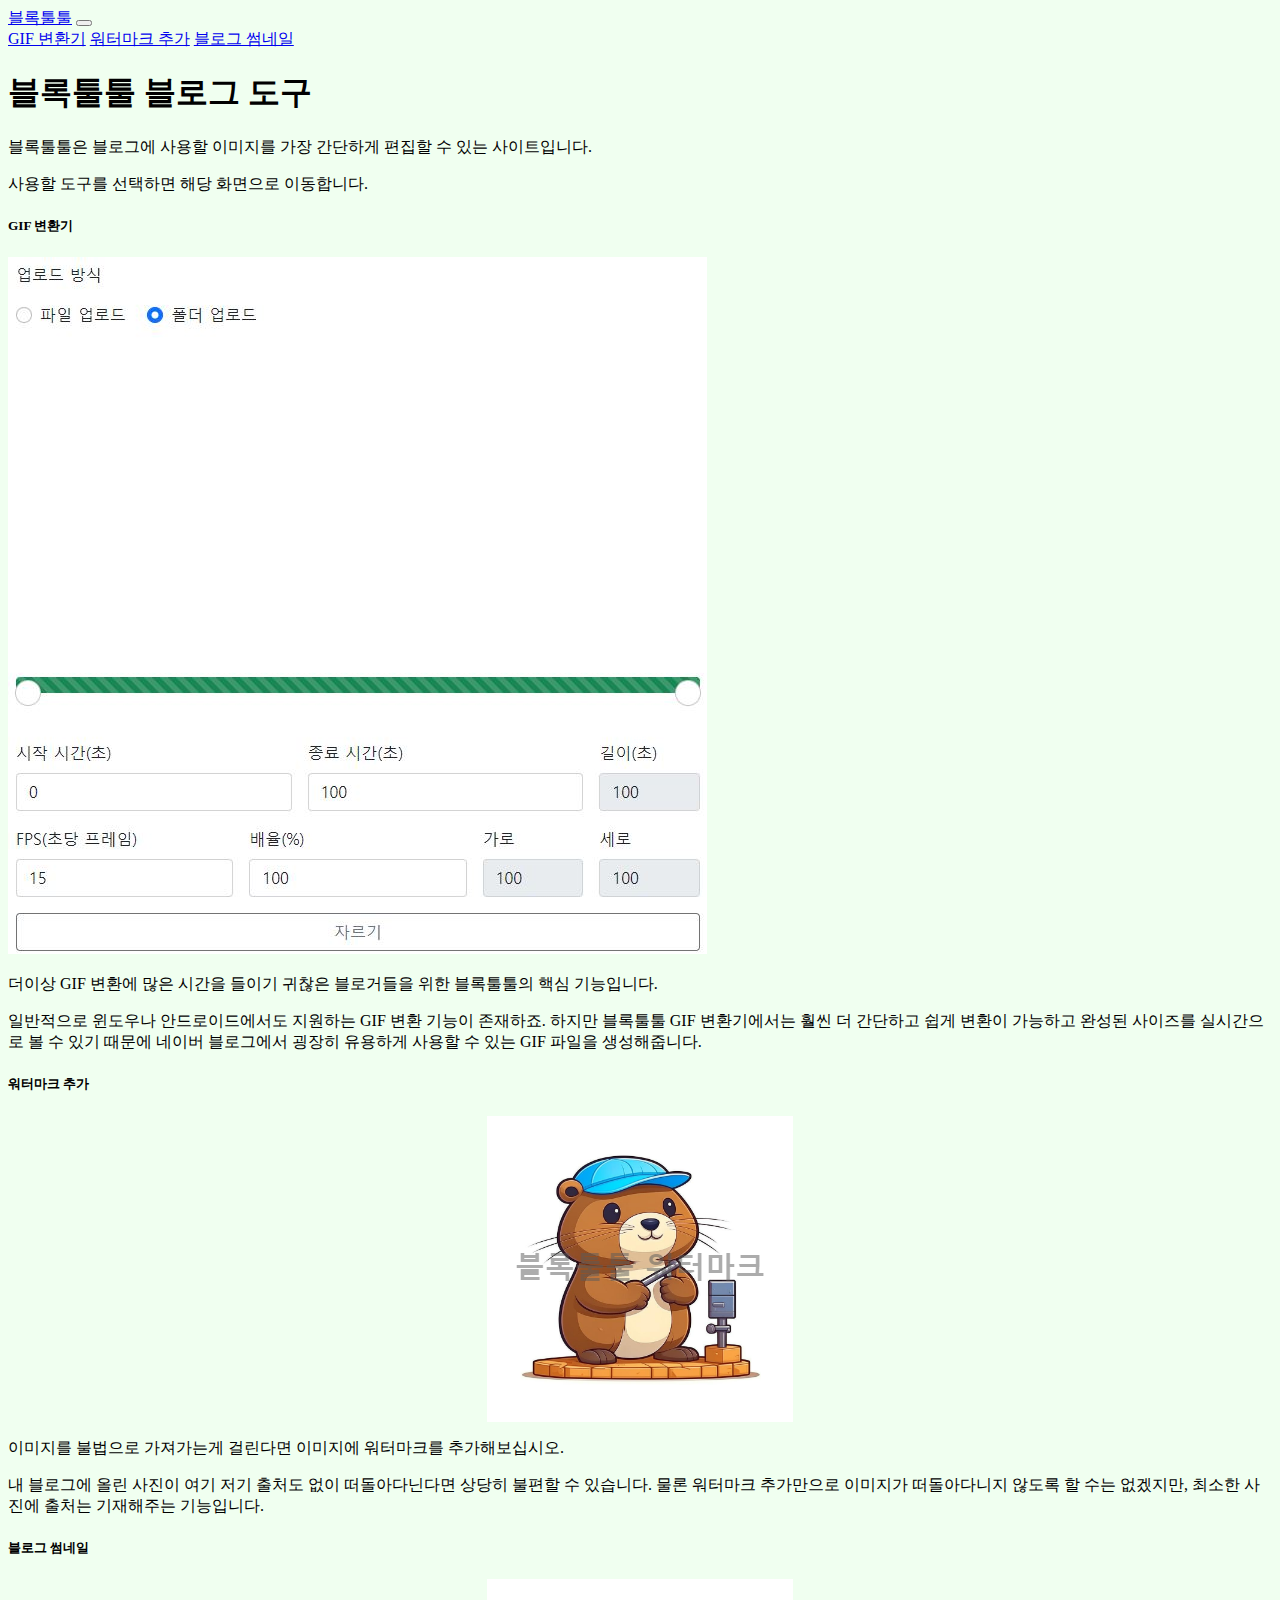
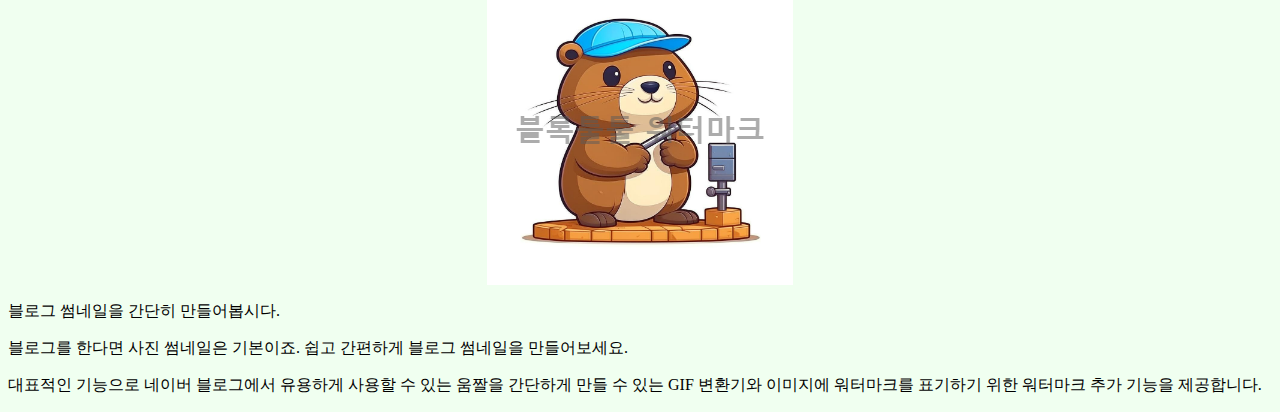
<file: index.html>
<!DOCTYPE html>
<html>

<head>
    <title>BlogToolTool</title>
    <link href="https://cdn.jsdelivr.net/npm/bootstrap@5.0.2/dist/css/bootstrap.min.css" rel="stylesheet"
        integrity="sha384-EVSTQN3/azprG1Anm3QDgpJLIm9Nao0Yz1ztcQTwFspd3yD65VohhpuuCOmLASjC" crossorigin="anonymous">
    <link rel="stylesheet" href="style.css">
    <link rel="icon" href="img/blogtooltoolico.png">
    <!-- <script src="https://cdn.jsdelivr.net/npm/gif.js/dist/gif.js"></script> -->
    <meta name="viewport" content="width=device-width, initial-scale=1.0">
    <meta charset="utf-8">
    <meta property="title" content="블록툴툴" />
    <meta property="type" content="website" />
    <meta property="url" content="http://blogtooltool.com" />
    <meta property="image" content="http://blogtooltool.com/img/blogtooltoolico.png" />
    <meta property="og:title" content="블록툴툴" />
    <meta property="og:type" content="website" />
    <meta property="og:url" content="http://blogtooltool.com" />
    <meta property="og:image" content="http://blogtooltool.com/img/blogtooltoolico.png" />
    <meta property="og:description" content="블록툴툴은 GIF 파일을 포함한 블로그에 사용할 이미지를 가장 간단하게 편집할 수 있는 사이트입니다." />
    <meta name="description" content="블록툴툴은 GIF 파일을 포함한 블로그에 사용할 이미지를 가장 간단하게 편집할 수 있는 사이트입니다." />
    <script async src="https://pagead2.googlesyndication.com/pagead/js/adsbygoogle.js?client=ca-pub-7186900870263230"
     crossorigin="anonymous"></script>
    <meta name="naver-site-verification" content="ecb32e01232dc6779e734c71412927669d5cfab2" />
</head>

<body>
    <nav class="navbar navbar-expand-lg navbar-dark bg-dark">
        <div class="container-fluid">
            <a class="navbar-brand" href="index.html">블록툴툴</a>
            <button class="navbar-toggler" type="button" data-bs-toggle="collapse" data-bs-target="#navbarNavAltMarkup"
                aria-controls="navbarNavAltMarkup" aria-expanded="false" aria-label="Toggle navigation">
                <span class="navbar-toggler-icon"></span>
            </button>
            <div class="collapse navbar-collapse" id="navbarNavAltMarkup">
                <div class="navbar-nav">
                    <a class="nav-link active" aria-current="page" href="GIFConverter/gifconverter.html">GIF 변환기</a>
                    <a class="nav-link active" href="watermark.html">워터마크 추가</a>
                    <a class="nav-link active" href="thumbnail.html">블로그 썸네일</a>
                    <!-- <a class="nav-link disabled" href="#" tabindex="-1" aria-disabled="true">워터마크 추가</a> -->
                    <!-- <a class="nav-link" href="#">Pricing</a> -->
                </div>
            </div>
        </div>
    </nav>
    <h1 class = "m-3">블록툴툴 블로그 도구</h1>
    <div class = "m-3">
        <p>블록툴툴은 블로그에 사용할 이미지를 가장 간단하게 편집할 수 있는 사이트입니다.</p>
        <p>사용할 도구를 선택하면 해당 화면으로 이동합니다.</p>
    </div>
    <div class="row row-cols-md-3 g-4 m-3">
        <div class="col"  id = "GIF-Converter-Card" style="cursor:pointer;">
            <h5 class="card-title gif-converter">GIF 변환기</h5>
            <div class="card gif-converter">
                <img src="img/blogtooltoolGIFconverter.JPG" class="card-img-top" alt="GIF 변환기 미리보기 이미지">
                <div class="card-body">
                    <p class="card-text">더이상 GIF 변환에 많은 시간을 들이기 귀찮은 블로거들을 위한 블록툴툴의 핵심 기능입니다.</p>
                    <p class="card-text">일반적으로 윈도우나 안드로이드에서도 지원하는 GIF 변환 기능이 존재하죠. 하지만 블록툴툴 GIF 변환기에서는 훨씬 더 간단하고 쉽게 변환이 가능하고 완성된 사이즈를 실시간으로 볼 수 있기 때문에 네이버 블로그에서 굉장히 유용하게 사용할 수 있는 GIF 파일을 생성해줍니다.</p>
                </div>
            </div>
        </div>
        <div>
            <ins class="kakao_ad_area" style="display:none;" data-ad-unit="DAN-qyiADxlZ7Qh11nd1" data-ad-width="300"
                data-ad-height="250"></ins>
            <script type="text/javascript" src="//t1.daumcdn.net/kas/static/ba.min.js" async></script>
        </div>
        <div class="col"  id = "WaterMark-Card" style="cursor:pointer;">
            <h5 class="card-title watermark">워터마크 추가</h5>
            <div class="card watermark">
                <img src="img/Blogtooltoolwm.png" class="card-img-top" style="margin-left: auto; margin-right: auto; display: block;" alt="워터마크 추가 미리보기 이미지">
                <div class="card-body">
                    <p class="card-text">이미지를 불법으로 가져가는게 걸린다면 이미지에 워터마크를 추가해보십시오.</p>
                    <p class="card-text">내 블로그에 올린 사진이 여기 저기 출처도 없이 떠돌아다닌다면 상당히 불편할 수 있습니다. 물론 워터마크 추가만으로 이미지가 떠돌아다니지 않도록 할 수는 없겠지만, 최소한 사진에 출처는 기재해주는 기능입니다.</p>
                </div>
            </div>
        </div>
        <div class="col"  id = "Blogthumbnail-Card" style="cursor:pointer;">
            <h5 class="card-title Blogthumbnail">블로그 썸네일</h5>
            <div class="card Blogthumbnail">
                <img src="img/Blogtooltoolwm.png" class="card-img-top" style="margin-left: auto; margin-right: auto; display: block;" alt="워터마크 추가 미리보기 이미지">
                <div class="card-body">
                    <p class="card-text">블로그 썸네일을 간단히 만들어봅시다.</p>
                    <p class="card-text">블로그를 한다면 사진 썸네일은 기본이죠. 쉽고 간편하게 블로그 썸네일을 만들어보세요.</p>
                </div>
            </div>
        </div>
    </div>
    <div class = "m-3">
        <p>대표적인 기능으로 네이버 블로그에서 유용하게 사용할 수 있는 움짤을 간단하게 만들 수 있는 GIF 변환기와 이미지에 워터마크를 표기하기 위한 워터마크 추가 기능을 제공합니다.</p>
    </div>
    <script src="app.js"></script>
    <script src="https://cdn.jsdelivr.net/npm/bootstrap@5.0.2/dist/js/bootstrap.bundle.min.js"
        integrity="sha384-MrcW6ZMFYlzcLA8Nl+NtUVF0sA7MsXsP1UyJoMp4YLEuNSfAP+JcXn/tWtIaxVXM"
        crossorigin="anonymous"></script>
</body>

</html>
</file>
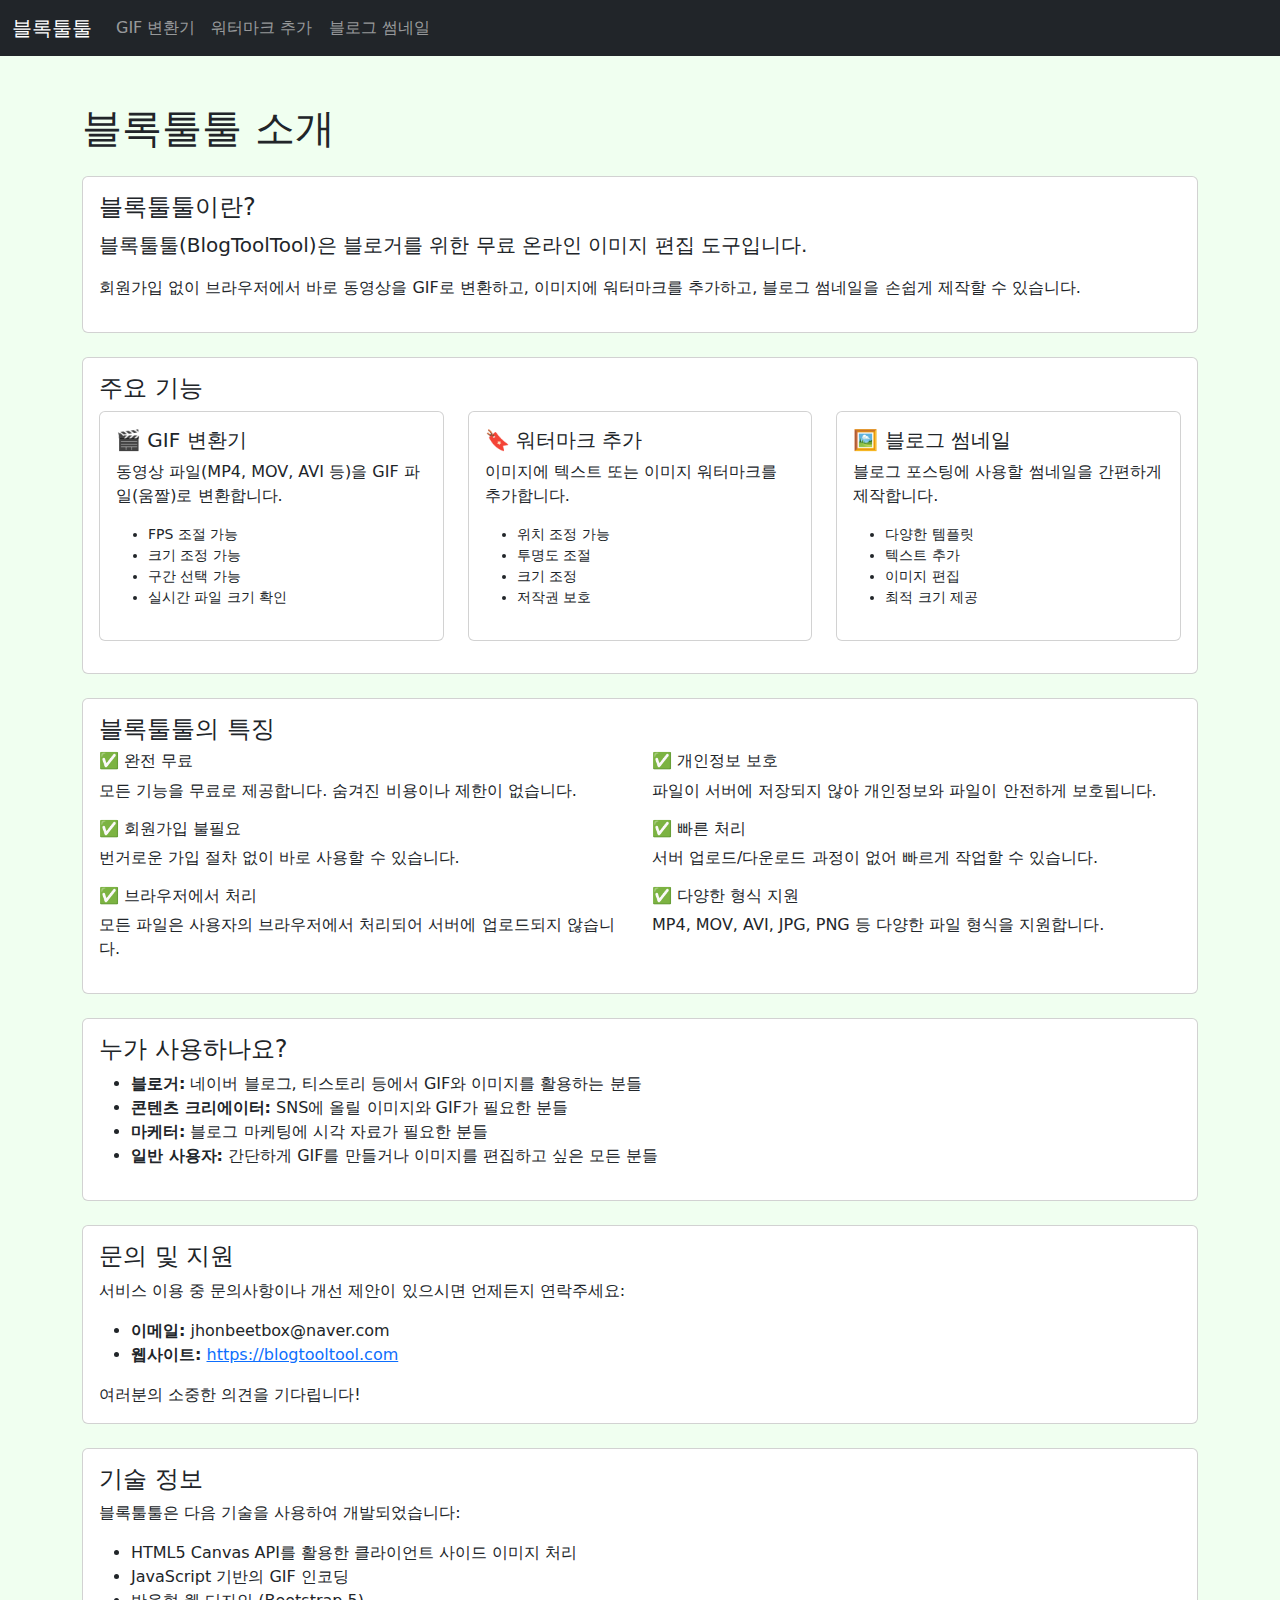
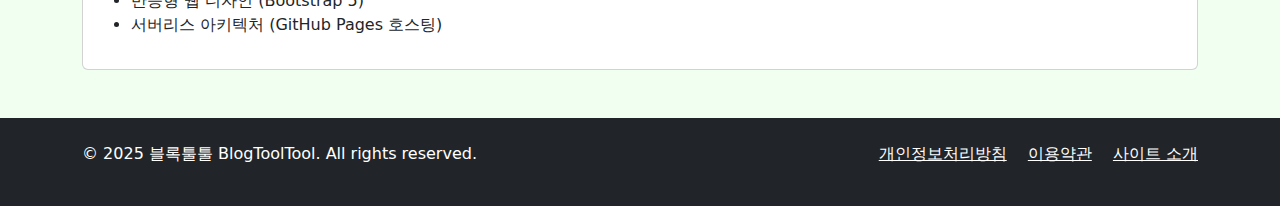
<file: about.html>
<!DOCTYPE html>
<html lang="ko">
<head>
    <meta charset="UTF-8">
    <meta name="viewport" content="width=device-width, initial-scale=1.0">
    <title>사이트 소개 - 블록툴툴</title>
    <link href="https://cdn.jsdelivr.net/npm/bootstrap@5.0.2/dist/css/bootstrap.min.css" rel="stylesheet">
    <link rel="stylesheet" href="style.css">
    <link rel="icon" href="img/blogtooltoolico.png">
    <link rel="canonical" href="https://blogtooltool.com/about.html" />
    <meta name="description" content="블록툴툴은 블로거를 위한 무료 온라인 이미지 편집 도구입니다. GIF 변환, 워터마크 추가, 썸네일 제작 등을 브라우저에서 바로 사용하세요." />
</head>
<body>
    <nav class="navbar navbar-expand-lg navbar-dark bg-dark">
        <div class="container-fluid">
            <a class="navbar-brand" href="index.html">블록툴툴</a>
            <button class="navbar-toggler" type="button" data-bs-toggle="collapse" data-bs-target="#navbarNavAltMarkup">
                <span class="navbar-toggler-icon"></span>
            </button>
            <div class="collapse navbar-collapse" id="navbarNavAltMarkup">
                <div class="navbar-nav">
                    <a class="nav-link" href="GIFConverter/gifconverter.html">GIF 변환기</a>
                    <a class="nav-link" href="watermark.html">워터마크 추가</a>
                    <a class="nav-link" href="thumbnail.html">블로그 썸네일</a>
                </div>
            </div>
        </div>
    </nav>

    <div class="container my-5">
        <h1 class="mb-4">블록툴툴 소개</h1>
        
        <div class="card mb-4">
            <div class="card-body">
                <h2 class="h4">블록툴툴이란?</h2>
                <p class="lead">블록툴툴(BlogToolTool)은 블로거를 위한 <strong>무료 온라인 이미지 편집 도구</strong>입니다.</p>
                <p>회원가입 없이 브라우저에서 바로 동영상을 GIF로 변환하고, 이미지에 워터마크를 추가하고, 블로그 썸네일을 손쉽게 제작할 수 있습니다.</p>
            </div>
        </div>

        <div class="card mb-4">
            <div class="card-body">
                <h2 class="h4">주요 기능</h2>
                <div class="row">
                    <div class="col-md-4 mb-3">
                        <div class="card h-100">
                            <div class="card-body">
                                <h3 class="h5">🎬 GIF 변환기</h3>
                                <p>동영상 파일(MP4, MOV, AVI 등)을 GIF 파일(움짤)로 변환합니다.</p>
                                <ul class="small">
                                    <li>FPS 조절 가능</li>
                                    <li>크기 조정 가능</li>
                                    <li>구간 선택 가능</li>
                                    <li>실시간 파일 크기 확인</li>
                                </ul>
                            </div>
                        </div>
                    </div>
                    <div class="col-md-4 mb-3">
                        <div class="card h-100">
                            <div class="card-body">
                                <h3 class="h5">🔖 워터마크 추가</h3>
                                <p>이미지에 텍스트 또는 이미지 워터마크를 추가합니다.</p>
                                <ul class="small">
                                    <li>위치 조정 가능</li>
                                    <li>투명도 조절</li>
                                    <li>크기 조정</li>
                                    <li>저작권 보호</li>
                                </ul>
                            </div>
                        </div>
                    </div>
                    <div class="col-md-4 mb-3">
                        <div class="card h-100">
                            <div class="card-body">
                                <h3 class="h5">🖼️ 블로그 썸네일</h3>
                                <p>블로그 포스팅에 사용할 썸네일을 간편하게 제작합니다.</p>
                                <ul class="small">
                                    <li>다양한 템플릿</li>
                                    <li>텍스트 추가</li>
                                    <li>이미지 편집</li>
                                    <li>최적 크기 제공</li>
                                </ul>
                            </div>
                        </div>
                    </div>
                </div>
            </div>
        </div>

        <div class="card mb-4">
            <div class="card-body">
                <h2 class="h4">블록툴툴의 특징</h2>
                <div class="row">
                    <div class="col-md-6">
                        <h3 class="h6">✅ 완전 무료</h3>
                        <p>모든 기능을 무료로 제공합니다. 숨겨진 비용이나 제한이 없습니다.</p>
                        
                        <h3 class="h6">✅ 회원가입 불필요</h3>
                        <p>번거로운 가입 절차 없이 바로 사용할 수 있습니다.</p>
                        
                        <h3 class="h6">✅ 브라우저에서 처리</h3>
                        <p>모든 파일은 사용자의 브라우저에서 처리되어 서버에 업로드되지 않습니다.</p>
                    </div>
                    <div class="col-md-6">
                        <h3 class="h6">✅ 개인정보 보호</h3>
                        <p>파일이 서버에 저장되지 않아 개인정보와 파일이 안전하게 보호됩니다.</p>
                        
                        <h3 class="h6">✅ 빠른 처리</h3>
                        <p>서버 업로드/다운로드 과정이 없어 빠르게 작업할 수 있습니다.</p>
                        
                        <h3 class="h6">✅ 다양한 형식 지원</h3>
                        <p>MP4, MOV, AVI, JPG, PNG 등 다양한 파일 형식을 지원합니다.</p>
                    </div>
                </div>
            </div>
        </div>

        <div class="card mb-4">
            <div class="card-body">
                <h2 class="h4">누가 사용하나요?</h2>
                <ul>
                    <li><strong>블로거:</strong> 네이버 블로그, 티스토리 등에서 GIF와 이미지를 활용하는 분들</li>
                    <li><strong>콘텐츠 크리에이터:</strong> SNS에 올릴 이미지와 GIF가 필요한 분들</li>
                    <li><strong>마케터:</strong> 블로그 마케팅에 시각 자료가 필요한 분들</li>
                    <li><strong>일반 사용자:</strong> 간단하게 GIF를 만들거나 이미지를 편집하고 싶은 모든 분들</li>
                </ul>
            </div>
        </div>

        <div class="card mb-4">
            <div class="card-body">
                <h2 class="h4">문의 및 지원</h2>
                <p>서비스 이용 중 문의사항이나 개선 제안이 있으시면 언제든지 연락주세요:</p>
                <ul>
                    <li><strong>이메일:</strong> jhonbeetbox@naver.com</li>
                    <li><strong>웹사이트:</strong> <a href="https://blogtooltool.com">https://blogtooltool.com</a></li>
                </ul>
                <p class="mb-0">여러분의 소중한 의견을 기다립니다!</p>
            </div>
        </div>

        <div class="card">
            <div class="card-body">
                <h2 class="h4">기술 정보</h2>
                <p>블록툴툴은 다음 기술을 사용하여 개발되었습니다:</p>
                <ul>
                    <li>HTML5 Canvas API를 활용한 클라이언트 사이드 이미지 처리</li>
                    <li>JavaScript 기반의 GIF 인코딩</li>
                    <li>반응형 웹 디자인 (Bootstrap 5)</li>
                    <li>서버리스 아키텍처 (GitHub Pages 호스팅)</li>
                </ul>
            </div>
        </div>
    </div>

    <footer class="bg-dark text-white py-4 mt-5">
        <div class="container">
            <div class="row">
                <div class="col-md-6">
                    <p>&copy; 2025 블록툴툴 BlogToolTool. All rights reserved.</p>
                </div>
                <div class="col-md-6 text-md-end">
                    <a href="privacy.html" class="text-white me-3">개인정보처리방침</a>
                    <a href="terms.html" class="text-white me-3">이용약관</a>
                    <a href="about.html" class="text-white">사이트 소개</a>
                </div>
            </div>
        </div>
    </footer>

    <script src="https://cdn.jsdelivr.net/npm/bootstrap@5.0.2/dist/js/bootstrap.bundle.min.js"></script>
</body>
</html>
</file>
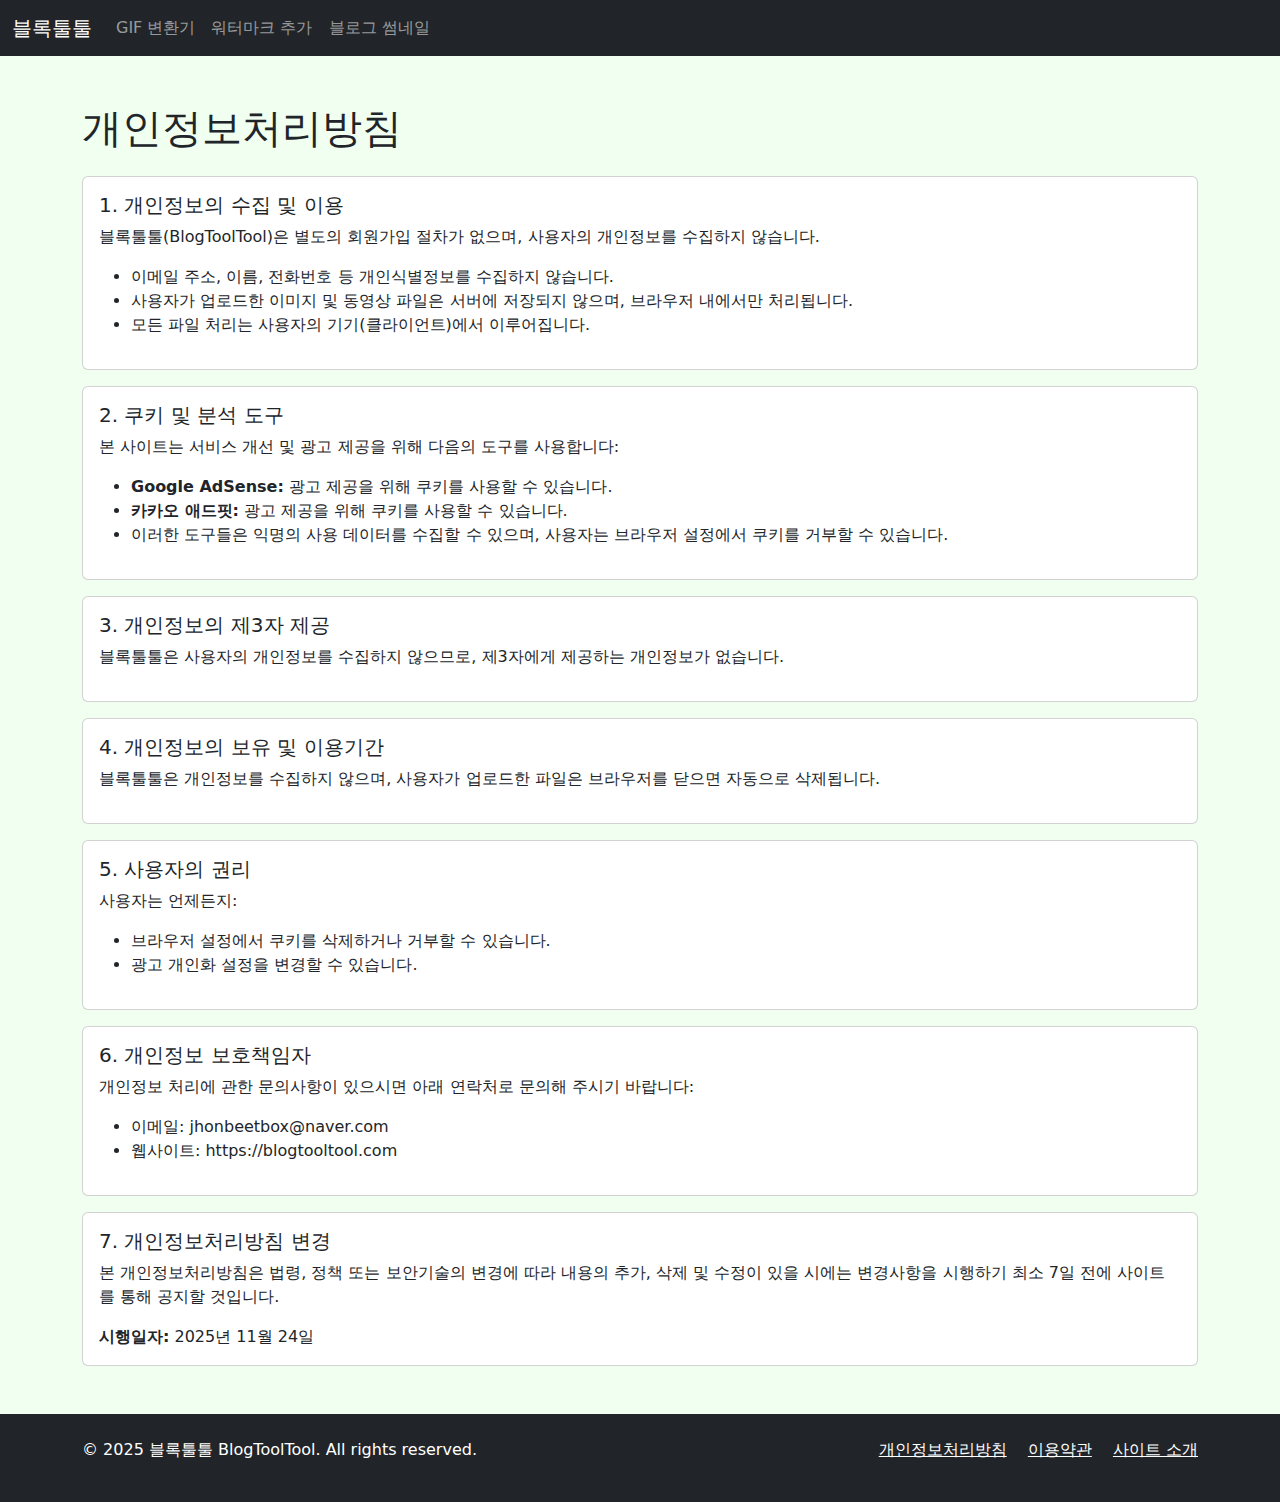
<file: privacy.html>
<!DOCTYPE html>
<html lang="ko">
<head>
    <meta charset="UTF-8">
    <meta name="viewport" content="width=device-width, initial-scale=1.0">
    <title>개인정보처리방침 - 블록툴툴</title>
    <link href="https://cdn.jsdelivr.net/npm/bootstrap@5.0.2/dist/css/bootstrap.min.css" rel="stylesheet">
    <link rel="stylesheet" href="style.css">
    <link rel="icon" href="img/blogtooltoolico.png">
    <link rel="canonical" href="https://blogtooltool.com/privacy.html" />
</head>
<body>
    <nav class="navbar navbar-expand-lg navbar-dark bg-dark">
        <div class="container-fluid">
            <a class="navbar-brand" href="index.html">블록툴툴</a>
            <button class="navbar-toggler" type="button" data-bs-toggle="collapse" data-bs-target="#navbarNavAltMarkup">
                <span class="navbar-toggler-icon"></span>
            </button>
            <div class="collapse navbar-collapse" id="navbarNavAltMarkup">
                <div class="navbar-nav">
                    <a class="nav-link" href="GIFConverter/gifconverter.html">GIF 변환기</a>
                    <a class="nav-link" href="watermark.html">워터마크 추가</a>
                    <a class="nav-link" href="thumbnail.html">블로그 썸네일</a>
                </div>
            </div>
        </div>
    </nav>

    <div class="container my-5">
        <h1 class="mb-4">개인정보처리방침</h1>
        
        <div class="card mb-3">
            <div class="card-body">
                <h2 class="h5">1. 개인정보의 수집 및 이용</h2>
                <p>블록툴툴(BlogToolTool)은 별도의 회원가입 절차가 없으며, 사용자의 개인정보를 수집하지 않습니다.</p>
                <ul>
                    <li>이메일 주소, 이름, 전화번호 등 개인식별정보를 수집하지 않습니다.</li>
                    <li>사용자가 업로드한 이미지 및 동영상 파일은 서버에 저장되지 않으며, 브라우저 내에서만 처리됩니다.</li>
                    <li>모든 파일 처리는 사용자의 기기(클라이언트)에서 이루어집니다.</li>
                </ul>
            </div>
        </div>

        <div class="card mb-3">
            <div class="card-body">
                <h2 class="h5">2. 쿠키 및 분석 도구</h2>
                <p>본 사이트는 서비스 개선 및 광고 제공을 위해 다음의 도구를 사용합니다:</p>
                <ul>
                    <li><strong>Google AdSense:</strong> 광고 제공을 위해 쿠키를 사용할 수 있습니다.</li>
                    <li><strong>카카오 애드핏:</strong> 광고 제공을 위해 쿠키를 사용할 수 있습니다.</li>
                    <li>이러한 도구들은 익명의 사용 데이터를 수집할 수 있으며, 사용자는 브라우저 설정에서 쿠키를 거부할 수 있습니다.</li>
                </ul>
            </div>
        </div>

        <div class="card mb-3">
            <div class="card-body">
                <h2 class="h5">3. 개인정보의 제3자 제공</h2>
                <p>블록툴툴은 사용자의 개인정보를 수집하지 않으므로, 제3자에게 제공하는 개인정보가 없습니다.</p>
            </div>
        </div>

        <div class="card mb-3">
            <div class="card-body">
                <h2 class="h5">4. 개인정보의 보유 및 이용기간</h2>
                <p>블록툴툴은 개인정보를 수집하지 않으며, 사용자가 업로드한 파일은 브라우저를 닫으면 자동으로 삭제됩니다.</p>
            </div>
        </div>

        <div class="card mb-3">
            <div class="card-body">
                <h2 class="h5">5. 사용자의 권리</h2>
                <p>사용자는 언제든지:</p>
                <ul>
                    <li>브라우저 설정에서 쿠키를 삭제하거나 거부할 수 있습니다.</li>
                    <li>광고 개인화 설정을 변경할 수 있습니다.</li>
                </ul>
            </div>
        </div>

        <div class="card mb-3">
            <div class="card-body">
                <h2 class="h5">6. 개인정보 보호책임자</h2>
                <p>개인정보 처리에 관한 문의사항이 있으시면 아래 연락처로 문의해 주시기 바랍니다:</p>
                <ul>
                    <li>이메일: jhonbeetbox@naver.com</li>
                    <li>웹사이트: https://blogtooltool.com</li>
                </ul>
            </div>
        </div>

        <div class="card mb-3">
            <div class="card-body">
                <h2 class="h5">7. 개인정보처리방침 변경</h2>
                <p>본 개인정보처리방침은 법령, 정책 또는 보안기술의 변경에 따라 내용의 추가, 삭제 및 수정이 있을 시에는 변경사항을 시행하기 최소 7일 전에 사이트를 통해 공지할 것입니다.</p>
                <p class="mb-0"><strong>시행일자:</strong> 2025년 11월 24일</p>
            </div>
        </div>
    </div>

    <footer class="bg-dark text-white py-4 mt-5">
        <div class="container">
            <div class="row">
                <div class="col-md-6">
                    <p>&copy; 2025 블록툴툴 BlogToolTool. All rights reserved.</p>
                </div>
                <div class="col-md-6 text-md-end">
                    <a href="privacy.html" class="text-white me-3">개인정보처리방침</a>
                    <a href="terms.html" class="text-white me-3">이용약관</a>
                    <a href="about.html" class="text-white">사이트 소개</a>
                </div>
            </div>
        </div>
    </footer>

    <script src="https://cdn.jsdelivr.net/npm/bootstrap@5.0.2/dist/js/bootstrap.bundle.min.js"></script>
</body>
</html>
</file>
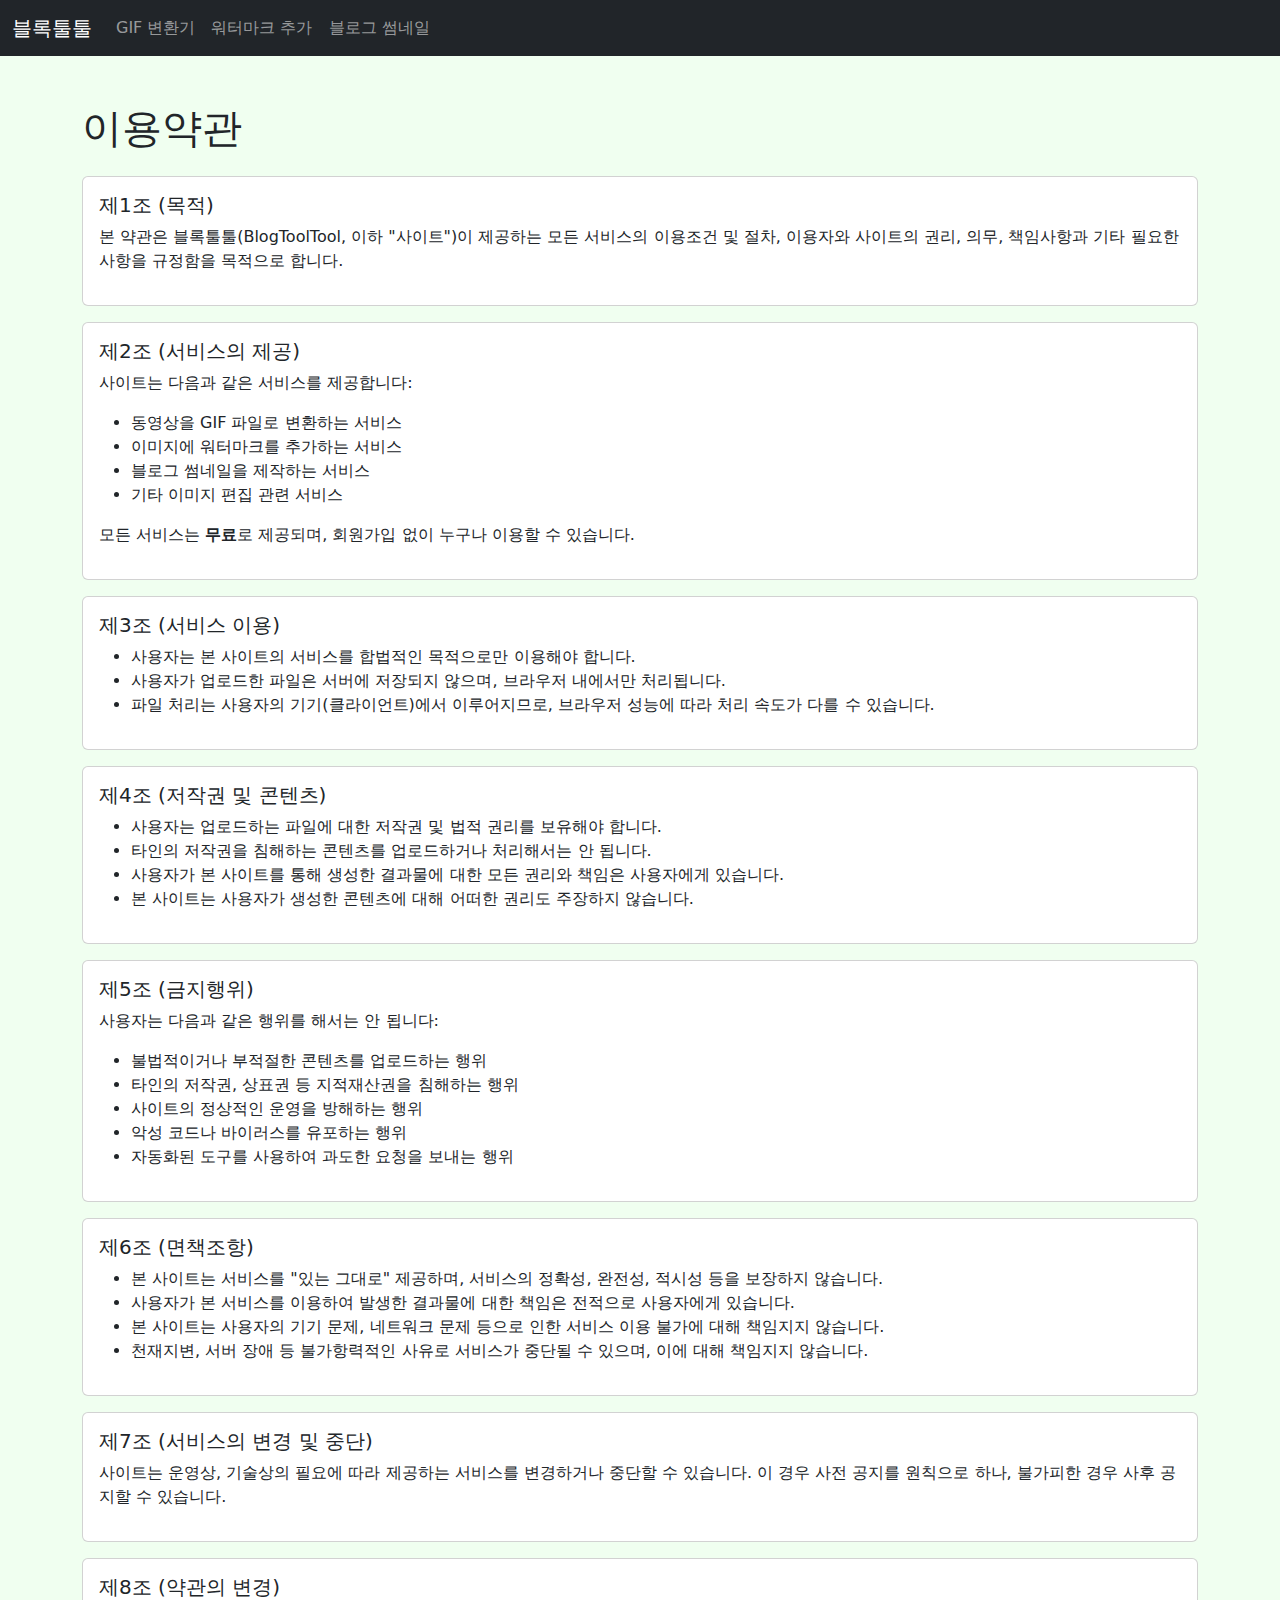
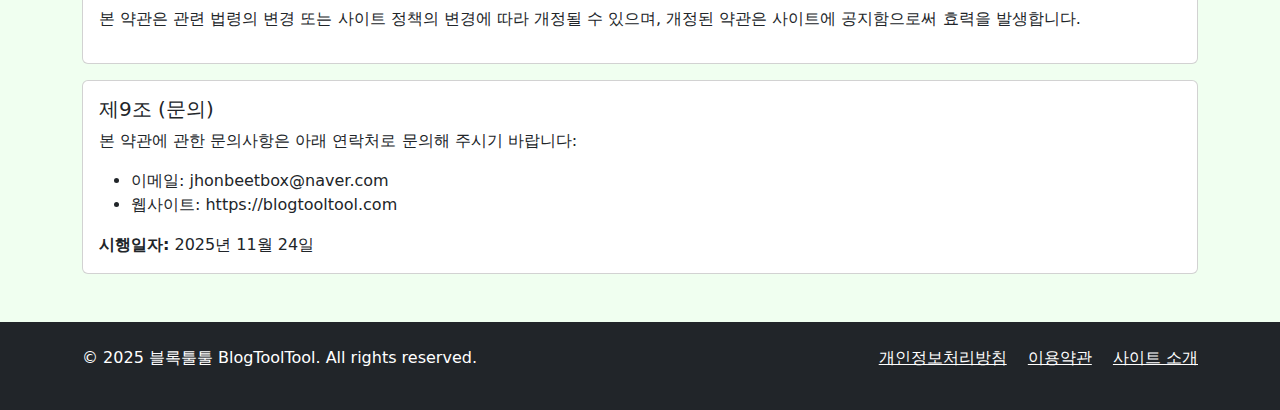
<file: terms.html>
<!DOCTYPE html>
<html lang="ko">
<head>
    <meta charset="UTF-8">
    <meta name="viewport" content="width=device-width, initial-scale=1.0">
    <title>이용약관 - 블록툴툴</title>
    <link href="https://cdn.jsdelivr.net/npm/bootstrap@5.0.2/dist/css/bootstrap.min.css" rel="stylesheet">
    <link rel="stylesheet" href="style.css">
    <link rel="icon" href="img/blogtooltoolico.png">
    <link rel="canonical" href="https://blogtooltool.com/terms.html" />
</head>
<body>
    <nav class="navbar navbar-expand-lg navbar-dark bg-dark">
        <div class="container-fluid">
            <a class="navbar-brand" href="index.html">블록툴툴</a>
            <button class="navbar-toggler" type="button" data-bs-toggle="collapse" data-bs-target="#navbarNavAltMarkup">
                <span class="navbar-toggler-icon"></span>
            </button>
            <div class="collapse navbar-collapse" id="navbarNavAltMarkup">
                <div class="navbar-nav">
                    <a class="nav-link" href="GIFConverter/gifconverter.html">GIF 변환기</a>
                    <a class="nav-link" href="watermark.html">워터마크 추가</a>
                    <a class="nav-link" href="thumbnail.html">블로그 썸네일</a>
                </div>
            </div>
        </div>
    </nav>

    <div class="container my-5">
        <h1 class="mb-4">이용약관</h1>
        
        <div class="card mb-3">
            <div class="card-body">
                <h2 class="h5">제1조 (목적)</h2>
                <p>본 약관은 블록툴툴(BlogToolTool, 이하 "사이트")이 제공하는 모든 서비스의 이용조건 및 절차, 이용자와 사이트의 권리, 의무, 책임사항과 기타 필요한 사항을 규정함을 목적으로 합니다.</p>
            </div>
        </div>

        <div class="card mb-3">
            <div class="card-body">
                <h2 class="h5">제2조 (서비스의 제공)</h2>
                <p>사이트는 다음과 같은 서비스를 제공합니다:</p>
                <ul>
                    <li>동영상을 GIF 파일로 변환하는 서비스</li>
                    <li>이미지에 워터마크를 추가하는 서비스</li>
                    <li>블로그 썸네일을 제작하는 서비스</li>
                    <li>기타 이미지 편집 관련 서비스</li>
                </ul>
                <p>모든 서비스는 <strong>무료</strong>로 제공되며, 회원가입 없이 누구나 이용할 수 있습니다.</p>
            </div>
        </div>

        <div class="card mb-3">
            <div class="card-body">
                <h2 class="h5">제3조 (서비스 이용)</h2>
                <ul>
                    <li>사용자는 본 사이트의 서비스를 합법적인 목적으로만 이용해야 합니다.</li>
                    <li>사용자가 업로드한 파일은 서버에 저장되지 않으며, 브라우저 내에서만 처리됩니다.</li>
                    <li>파일 처리는 사용자의 기기(클라이언트)에서 이루어지므로, 브라우저 성능에 따라 처리 속도가 다를 수 있습니다.</li>
                </ul>
            </div>
        </div>

        <div class="card mb-3">
            <div class="card-body">
                <h2 class="h5">제4조 (저작권 및 콘텐츠)</h2>
                <ul>
                    <li>사용자는 업로드하는 파일에 대한 저작권 및 법적 권리를 보유해야 합니다.</li>
                    <li>타인의 저작권을 침해하는 콘텐츠를 업로드하거나 처리해서는 안 됩니다.</li>
                    <li>사용자가 본 사이트를 통해 생성한 결과물에 대한 모든 권리와 책임은 사용자에게 있습니다.</li>
                    <li>본 사이트는 사용자가 생성한 콘텐츠에 대해 어떠한 권리도 주장하지 않습니다.</li>
                </ul>
            </div>
        </div>

        <div class="card mb-3">
            <div class="card-body">
                <h2 class="h5">제5조 (금지행위)</h2>
                <p>사용자는 다음과 같은 행위를 해서는 안 됩니다:</p>
                <ul>
                    <li>불법적이거나 부적절한 콘텐츠를 업로드하는 행위</li>
                    <li>타인의 저작권, 상표권 등 지적재산권을 침해하는 행위</li>
                    <li>사이트의 정상적인 운영을 방해하는 행위</li>
                    <li>악성 코드나 바이러스를 유포하는 행위</li>
                    <li>자동화된 도구를 사용하여 과도한 요청을 보내는 행위</li>
                </ul>
            </div>
        </div>

        <div class="card mb-3">
            <div class="card-body">
                <h2 class="h5">제6조 (면책조항)</h2>
                <ul>
                    <li>본 사이트는 서비스를 "있는 그대로" 제공하며, 서비스의 정확성, 완전성, 적시성 등을 보장하지 않습니다.</li>
                    <li>사용자가 본 서비스를 이용하여 발생한 결과물에 대한 책임은 전적으로 사용자에게 있습니다.</li>
                    <li>본 사이트는 사용자의 기기 문제, 네트워크 문제 등으로 인한 서비스 이용 불가에 대해 책임지지 않습니다.</li>
                    <li>천재지변, 서버 장애 등 불가항력적인 사유로 서비스가 중단될 수 있으며, 이에 대해 책임지지 않습니다.</li>
                </ul>
            </div>
        </div>

        <div class="card mb-3">
            <div class="card-body">
                <h2 class="h5">제7조 (서비스의 변경 및 중단)</h2>
                <p>사이트는 운영상, 기술상의 필요에 따라 제공하는 서비스를 변경하거나 중단할 수 있습니다. 이 경우 사전 공지를 원칙으로 하나, 불가피한 경우 사후 공지할 수 있습니다.</p>
            </div>
        </div>

        <div class="card mb-3">
            <div class="card-body">
                <h2 class="h5">제8조 (약관의 변경)</h2>
                <p>본 약관은 관련 법령의 변경 또는 사이트 정책의 변경에 따라 개정될 수 있으며, 개정된 약관은 사이트에 공지함으로써 효력을 발생합니다.</p>
            </div>
        </div>

        <div class="card mb-3">
            <div class="card-body">
                <h2 class="h5">제9조 (문의)</h2>
                <p>본 약관에 관한 문의사항은 아래 연락처로 문의해 주시기 바랍니다:</p>
                <ul>
                    <li>이메일: jhonbeetbox@naver.com</li>
                    <li>웹사이트: https://blogtooltool.com</li>
                </ul>
                <p class="mb-0"><strong>시행일자:</strong> 2025년 11월 24일</p>
            </div>
        </div>
    </div>

    <footer class="bg-dark text-white py-4 mt-5">
        <div class="container">
            <div class="row">
                <div class="col-md-6">
                    <p>&copy; 2025 블록툴툴 BlogToolTool. All rights reserved.</p>
                </div>
                <div class="col-md-6 text-md-end">
                    <a href="privacy.html" class="text-white me-3">개인정보처리방침</a>
                    <a href="terms.html" class="text-white me-3">이용약관</a>
                    <a href="about.html" class="text-white">사이트 소개</a>
                </div>
            </div>
        </div>
    </footer>

    <script src="https://cdn.jsdelivr.net/npm/bootstrap@5.0.2/dist/js/bootstrap.bundle.min.js"></script>
</body>
</html>
</file>
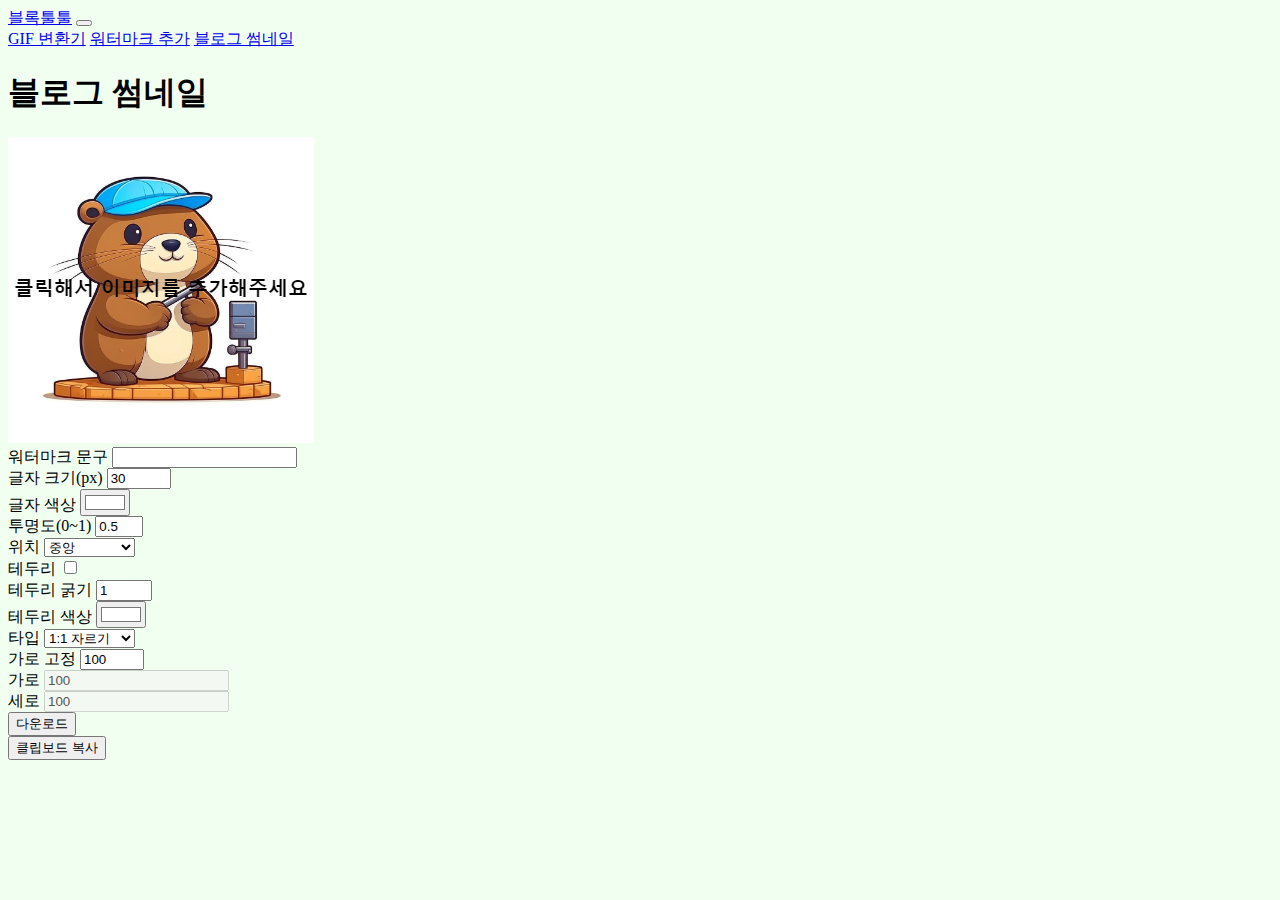
<file: thumbnail.html>
<!DOCTYPE html>
<html>

<head>
    <title>BlogToolTool</title>
    <link href="https://cdn.jsdelivr.net/npm/bootstrap@5.0.2/dist/css/bootstrap.min.css" rel="stylesheet"
        integrity="sha384-EVSTQN3/azprG1Anm3QDgpJLIm9Nao0Yz1ztcQTwFspd3yD65VohhpuuCOmLASjC" crossorigin="anonymous">
    <link rel="stylesheet" href="ImageControl/style.css">
    <link rel="icon" href="img/blogtooltoolico.png">
    <!-- <script src="https://cdn.jsdelivr.net/npm/gif.js/dist/gif.js"></script> -->
    <meta name="viewport" content="width=device-width, initial-scale=1.0">
    <meta charset="utf-8">
    <meta property="title" content="블록툴툴 썸네일 생성기" />
    <meta property="type" content="website" />
    <meta property="url" content="http://blogtooltool.com" />
    <meta property="image" content="http://blogtooltool.com/img/blogtooltoolico.png" />
    <meta property="og:title" content="블록툴툴 썸네일 생성기" />
    <meta property="og:type" content="website" />
    <meta property="og:url" content="http://blogtooltool.com" />
    <meta property="og:image" content="http://blogtooltool.com/img/blogtooltoolico.png" />
    <!-- <meta property="og:url" content="https://blocktooltool.com/" /> -->
    <!-- <meta property="og:image" content="https://blocktooltool.com/img/ogimage.png" /> -->
    <meta property="description" content="회원가입 없이 무료로 블로그 썸네일을 간단히 만들어봅시다." />
    <script async src="https://pagead2.googlesyndication.com/pagead/js/adsbygoogle.js?client=ca-pub-7186900870263230"
        crossorigin="anonymous"></script>
    <meta name="naver-site-verification" content="ecb32e01232dc6779e734c71412927669d5cfab2" />
</head>

<body>
    <nav class="navbar navbar-expand-lg navbar-dark bg-dark">
        <div class="container-fluid">
            <a class="navbar-brand" href="index.html">블록툴툴</a>
            <button class="navbar-toggler" type="button" data-bs-toggle="collapse" data-bs-target="#navbarNavAltMarkup"
                aria-controls="navbarNavAltMarkup" aria-expanded="false" aria-label="Toggle navigation">
                <span class="navbar-toggler-icon"></span>
            </button>
            <div class="collapse navbar-collapse" id="navbarNavAltMarkup">
                <div class="navbar-nav">
                    <a class="nav-link active" aria-current="page" href="GIFConverter/gifconverter.html">GIF 변환기</a>
                    <!-- <a class="nav-link disabled" href="#" tabindex="-1" aria-disabled="true">워터마크 추가</a> -->
                    <a class="nav-link active" href="watermark.html">워터마크 추가</a>
                    <a class="nav-link active" href="thumbnail.html">블로그 썸네일</a>
                    <!-- <a class="nav-link" href="#">워터마크 추가</a> -->
                    <!-- <a class="nav-link" href="#">Pricing</a> -->
                </div>
            </div>
        </div>
    </nav>
    <div class="row">
        <h1>블로그 썸네일</h1>
        <p class="hidden">회원가입 없이 무료로 이미지를 썸네일로 바꿔주는 사이트입니다.</p>
        <div class="col m-3">
            <h2 class="hidden">이미지 표시부분</h2>
            <p class="hidden">이미지를 표시하는 부분입니다.</p>
            <div class="row g-3">
                <div class = "col-6">
                    <div class="w-100" style="cursor:pointer;">
                        <img  id = sc_priview src="img/Blogtooltoolwm-default.png" alt="이미지를 업로드해주세요.">
                    </div>
                </div>
                <div class="col-3">
                    <ins class="kakao_ad_area" style="display:none;" data-ad-unit="DAN-qyiADxlZ7Qh11nd1" data-ad-width="300"
                        data-ad-height="250"></ins>
                    <script type="text/javascript" src="//t1.daumcdn.net/kas/static/ba.min.js" async></script>
                </div>
            </div>
            <form class="row g-3">
                <h2 class="hidden">이미지 출력 설정 값 세팅</h2>
                <p class="hidden">워터마크를 추가한 이미지 파일로 출력할 때 설정해줄 값들입니다.</p>
                <div class="col-md-12">
                    <label for="inputtext" class="form-label">워터마크 문구</label>
                    <input class="form-control" type="text" id="inputtext" value="">
                </div>
                <div class="col-4">
                    <label for="inputFontSize" class="form-label">글자 크기(px)</label>
                    <input type="number" class="form-control" id="inputFontSize" value="30" min="1" max="100">
                </div>
                <div class="col-4">
                    <label for="inputFontColor" class="form-label">글자 색상</label>
                    <input type="color" class="form-control" id="inputFontColor" value="#FFFFFF">
                </div>
                <div class="col-2">
                    <label for="inputFontOpacity" class="form-label">투명도(0~1)</label>
                    <input type="number" class="form-control" id="inputFontOpacity" value="0.5" min="0" max="1">
                </div>
                <div class="col-2">
                    <label for="inputFontAlign" class="form-label">위치</label>
                    <select class="form-select" aria-label="Default select example" id = "inputFontAlign">
                        <option value="1">중앙</option>
                        <option value="2">왼쪽 상단</option>
                        <option value="3">오른쪽 상단</option>
                        <option value="4">왼쪽 하단</option>
                        <option value="5">오른쪽 하단</option>
                    </select>
                </div>
                <div class="col-1">
                    <label for="inputOutlineYN" class="form-label">테두리</label>
                    <input class="form-check-input" type="checkbox" id="inputOutlineYN" value="1">
                </div>
                <div class="col-3">
                    <label for="inputOutlineThick" class="form-label">테두리 굵기</label>
                    <input type="number" class="form-control" id="inputOutlineThick" value="1" min="1" max="10">
                </div>
                <div class="col-4">
                    <label for="inputOutlineColor" class="form-label">테두리 색상</label>
                    <input type="color" class="form-control" id="inputOutlineColor" value="#FFFFFF">
                </div>
                <div class="col-4">
                </div>
                <div class="col-3">
                    <label for="inputResize" class="form-label">타입</label>
                    <select class="form-select" aria-label="Default select example" id = "inputThumbnailType">
                        <option value="1">1:1 자르기</option>
                        <option value="2">16:9 자르기</option>
                        <option value="3">1:1 맞추기</option>
                        <option value="4">16:9 맞추기</option>
                    </select>
                </div>
                <div class="col-3">
                    <label for="inputResize" class="form-label">가로 고정</label>
                    <input type="number" class="form-control" id="inputResize" value="100" min="1" max="100">
                </div>
                <div class="col-3">
                    <label for="outputwidth" class="form-label">가로</label>
                    <input type="number" class="form-control" id="outputwidth" value="100" disabled>
                </div>
                <div class="col-3">
                    <label for="outputheight" class="form-label">세로</label>
                    <input type="number" class="form-control" id="outputheight" value="100" disabled>
                </div>
                <div class="col-6">
                    <button class="btn btn-outline-secondary col-12" type="button" id="button-download">
                        다운로드
                    </button>
                </div>
                <div class="col-6">
                    <button class="btn btn-outline-secondary col-12" type="button" id="button-copy">
                        클립보드 복사
                    </button>
                </div>
            </form>
        </div>
    </div>
    <script src="ImageControl/app.js"></script>
    <script src="https://cdn.jsdelivr.net/npm/bootstrap@5.0.2/dist/js/bootstrap.bundle.min.js"
        integrity="sha384-MrcW6ZMFYlzcLA8Nl+NtUVF0sA7MsXsP1UyJoMp4YLEuNSfAP+JcXn/tWtIaxVXM"
        crossorigin="anonymous"></script>  
</body>

</html>
</file>
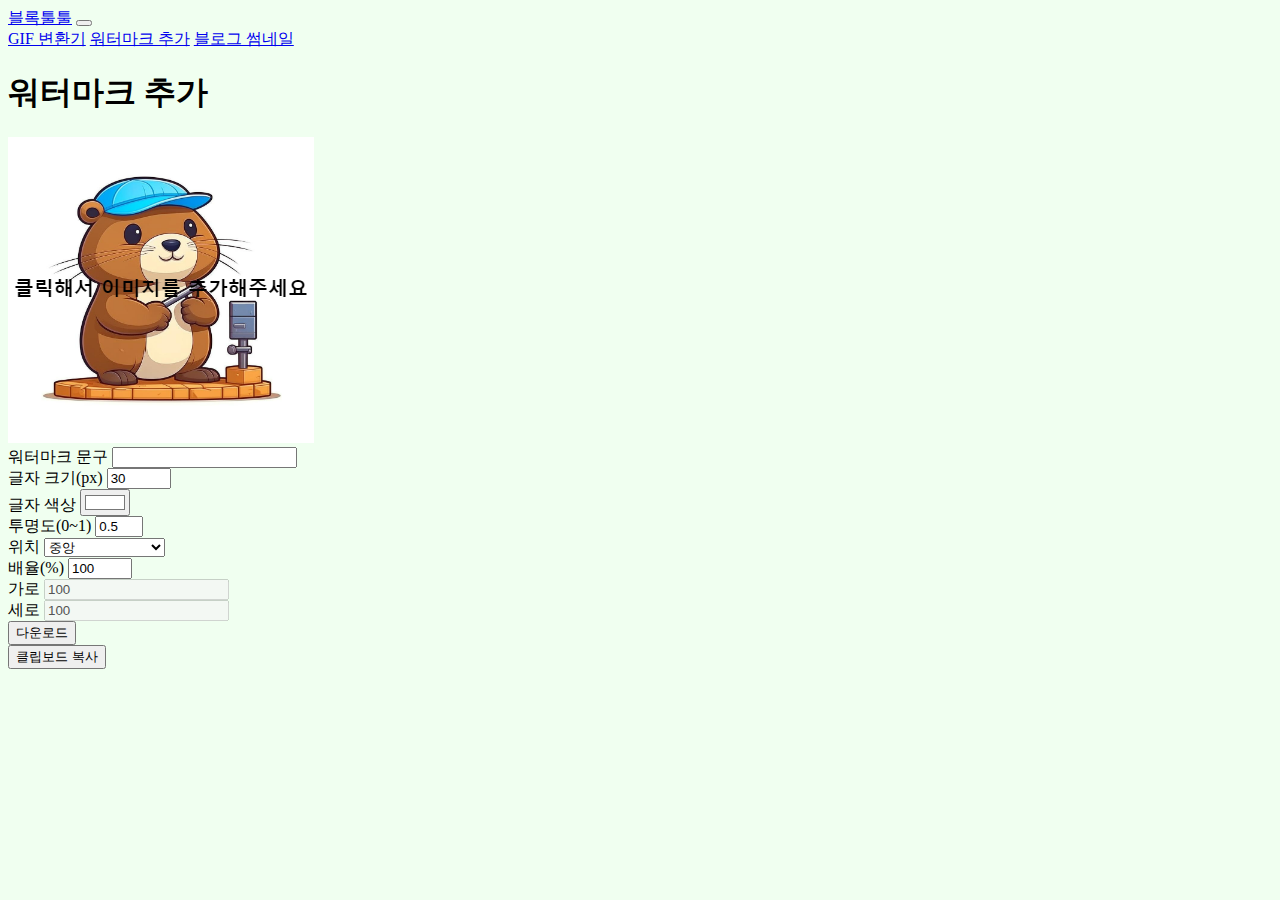
<file: watermark.html>
<!DOCTYPE html>
<html>

<head>
    <title>BlogToolTool</title>
    <link href="https://cdn.jsdelivr.net/npm/bootstrap@5.0.2/dist/css/bootstrap.min.css" rel="stylesheet"
        integrity="sha384-EVSTQN3/azprG1Anm3QDgpJLIm9Nao0Yz1ztcQTwFspd3yD65VohhpuuCOmLASjC" crossorigin="anonymous">
    <link rel="stylesheet" href="ImageControl/style.css">
    <link rel="icon" href="img/blogtooltoolico.png">
    <!-- <script src="https://cdn.jsdelivr.net/npm/gif.js/dist/gif.js"></script> -->
    <meta name="viewport" content="width=device-width, initial-scale=1.0">
    <meta charset="utf-8">
    <meta property="title" content="블록툴툴 워터마크 추가" />
    <meta property="type" content="website" />
    <meta property="url" content="http://blogtooltool.com" />
    <meta property="image" content="http://blogtooltool.com/img/blogtooltoolico.png" />
    <meta property="og:title" content="블록툴툴 워터마크 추가" />
    <meta property="og:type" content="website" />
    <meta property="og:url" content="http://blogtooltool.com" />
    <meta property="og:image" content="http://blogtooltool.com/img/blogtooltoolico.png" />
    <!-- <meta property="og:url" content="https://blocktooltool.com/" /> -->
    <!-- <meta property="og:image" content="https://blocktooltool.com/img/ogimage.png" /> -->
    <meta property="description" content="회원가입 없이 무료로 이미지에 워터마크를 추가할 수 있는 사이트입니다." />
    <script async src="https://pagead2.googlesyndication.com/pagead/js/adsbygoogle.js?client=ca-pub-7186900870263230"
        crossorigin="anonymous"></script>
    <meta name="naver-site-verification" content="ecb32e01232dc6779e734c71412927669d5cfab2" />
</head>

<body>
    <nav class="navbar navbar-expand-lg navbar-dark bg-dark">
        <div class="container-fluid">
            <a class="navbar-brand" href="index.html">블록툴툴</a>
            <button class="navbar-toggler" type="button" data-bs-toggle="collapse" data-bs-target="#navbarNavAltMarkup"
                aria-controls="navbarNavAltMarkup" aria-expanded="false" aria-label="Toggle navigation">
                <span class="navbar-toggler-icon"></span>
            </button>
            <div class="collapse navbar-collapse" id="navbarNavAltMarkup">
                <div class="navbar-nav">
                    <a class="nav-link active" aria-current="page" href="GIFConverter/gifconverter.html">GIF 변환기</a>
                    <!-- <a class="nav-link disabled" href="#" tabindex="-1" aria-disabled="true">워터마크 추가</a> -->
                    <a class="nav-link active" href="watermark.html">워터마크 추가</a>
                    <a class="nav-link active" href="thumbnail.html">블로그 썸네일</a>
                    <!-- <a class="nav-link" href="#">워터마크 추가</a> -->
                    <!-- <a class="nav-link" href="#">Pricing</a> -->
                </div>
            </div>
        </div>
    </nav>
    <div class="row">
        <h1>워터마크 추가</h1>
        <p class="hidden">회원가입 없이 무료로 이미지에 워터마크를 추가할 수 있는 사이트입니다.</p>
        <div class="col m-3">
            <h2 class="hidden">이미지 표시부분</h2>
            <p class="hidden">이미지를 표시하는 부분입니다.</p>
            <div class="row g-3">
                <div class = "col-6">
                    <div class="w-100" style="cursor:pointer;">
                        <img  id = sc_priview src="img/Blogtooltoolwm-default.png" alt="이미지를 업로드해주세요.">
                    </div>
                </div>
                <div class="col-3">
                    <ins class="kakao_ad_area" style="display:none;" data-ad-unit="DAN-qyiADxlZ7Qh11nd1" data-ad-width="300"
                        data-ad-height="250"></ins>
                    <script type="text/javascript" src="//t1.daumcdn.net/kas/static/ba.min.js" async></script>
                </div>
            </div>
            <form class="row g-3">
                <h2 class="hidden">이미지 출력 설정 값 세팅</h2>
                <p class="hidden">워터마크를 추가한 이미지 파일로 출력할 때 설정해줄 값들입니다.</p>
                <div class="col-md-12">
                    <label for="inputtext" class="form-label">워터마크 문구</label>
                    <input class="form-control" type="text" id="inputtext" value="">
                </div>
                <div class="col-3">
                    <label for="inputFontSize" class="form-label">글자 크기(px)</label>
                    <input type="number" class="form-control" id="inputFontSize" value="30" min="1" max="100">
                </div>
                <div class="col-3">
                    <label for="inputFontColor" class="form-label">글자 색상</label>
                    <input type="color" class="form-control" id="inputFontColor" value="#FFFFFF">
                </div>
                <div class="col-3">
                    <label for="inputFontOpacity" class="form-label">투명도(0~1)</label>
                    <input type="number" class="form-control" id="inputFontOpacity" value="0.5" min="0" max="1">
                </div>
                <div class="col-3">
                    <label for="inputFontAlign" class="form-label">위치</label>
                    <select class="form-select" aria-label="Default select example" id = "inputFontAlign">
                        <option value="1">중앙</option>
                        <option value="2">왼쪽 상단</option>
                        <option value="3">오른쪽 상단</option>
                        <option value="4">왼쪽 하단</option>
                        <option value="5">오른쪽 하단</option>
                        <option value="6">왼쪽 하단 외곽</option>
                        <option value="7">오른쪽 하단 외곽</option>
                    </select>
                </div>
                <div class="col-4">
                    <label for="inputResize" class="form-label">배율(%)</label>
                    <input type="number" class="form-control" id="inputResize" value="100" min="1" max="100">
                </div>
                <div class="col-4">
                    <label for="outputwidth" class="form-label">가로</label>
                    <input type="number" class="form-control" id="outputwidth" value="100" disabled>
                </div>
                <div class="col-4">
                    <label for="outputheight" class="form-label">세로</label>
                    <input type="number" class="form-control" id="outputheight" value="100" disabled>
                </div>
                <div class="col-6">
                    <button class="btn btn-outline-secondary col-12" type="button" id="button-download">
                        다운로드
                    </button>
                </div>
                <div class="col-6">
                    <button class="btn btn-outline-secondary col-12" type="button" id="button-copy">
                        클립보드 복사
                    </button>
                </div>
            </form>
        </div>
    </div>
    <script src="ImageControl/app.js"></script>
    <script src="https://cdn.jsdelivr.net/npm/bootstrap@5.0.2/dist/js/bootstrap.bundle.min.js"
        integrity="sha384-MrcW6ZMFYlzcLA8Nl+NtUVF0sA7MsXsP1UyJoMp4YLEuNSfAP+JcXn/tWtIaxVXM"
        crossorigin="anonymous"></script>   
</body>

</html>
</file>
<file: style.css>
body{
  background-color: honeydew;
}
.hidden{
  display : none;
}
</file>
<file: ImageControl/style.css>
body {
    background-color: honeydew;
}

.hidden {
    display: none;
}

.box {
    color: white;
    background-color: green;
    width: 200px;
    height: 30px;
    padding: 20px;
    border: 5px dashed black;
    margin: 15px;
  }
</file>
